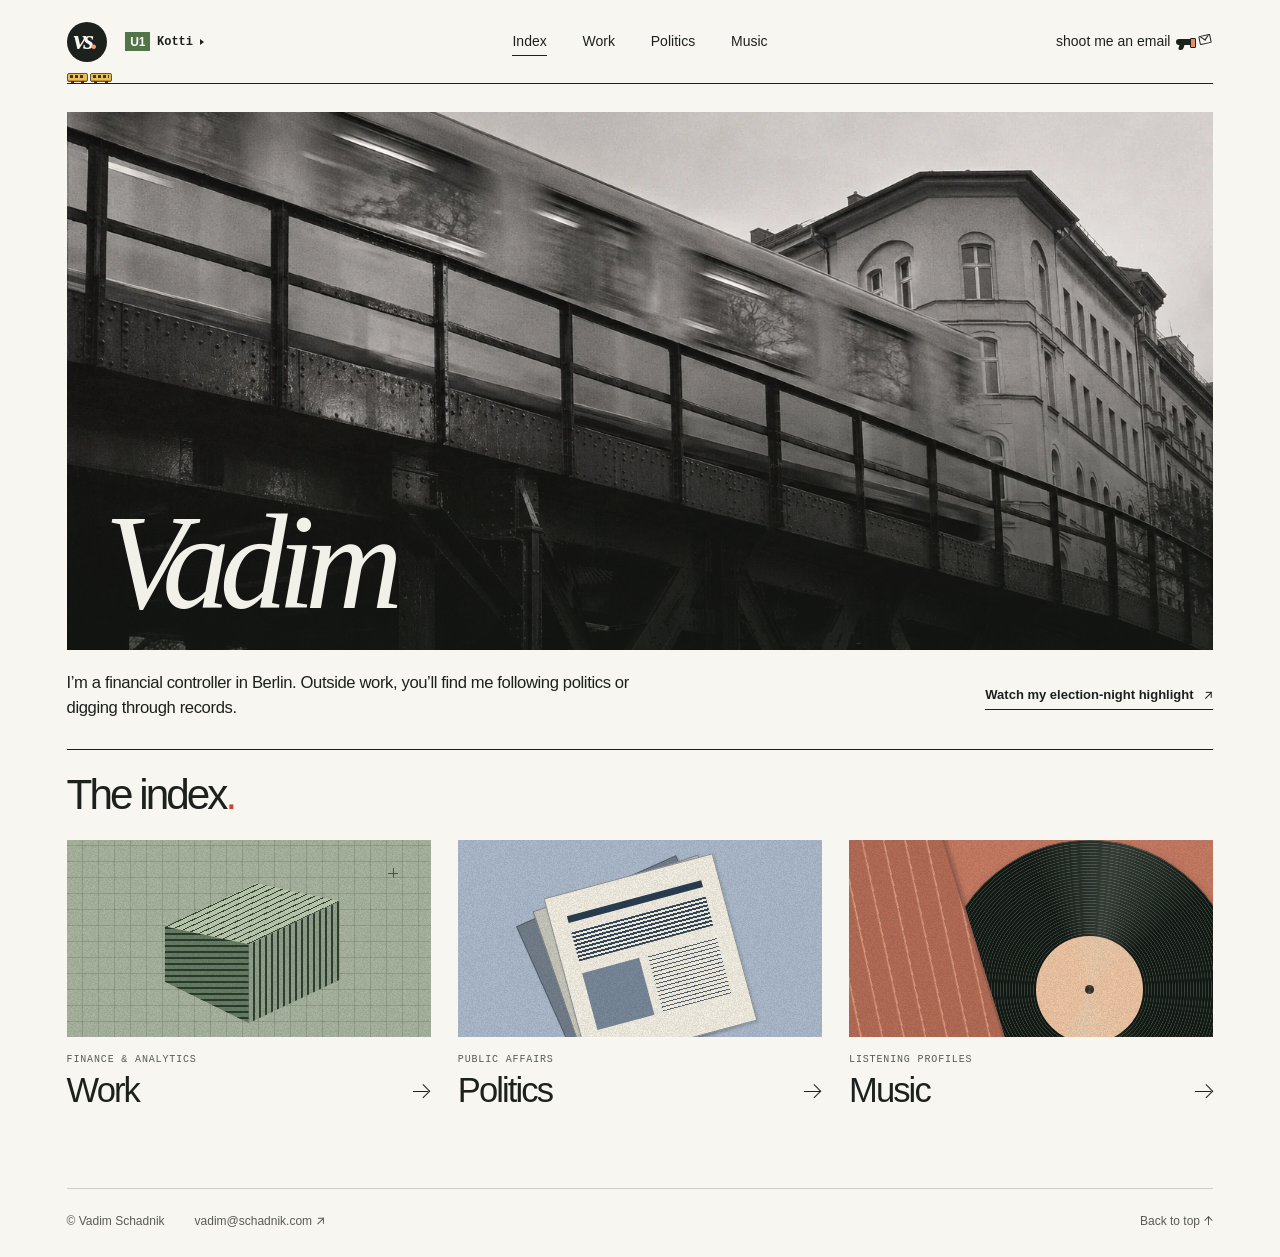
<file: index.html>
<!doctype html>
<html lang="en"><head>
<meta charset="utf-8">
<meta name="viewport" content="width=device-width, initial-scale=1">
<title>Vadim Schadnik — Berlin</title>
<meta name="description" content="Vadim Schadnik, a financial controller in Berlin. Work, politics and music profiles.">
<meta name="referrer" content="no-referrer">
<meta http-equiv="Content-Security-Policy" content="default-src 'none'; img-src 'self'; style-src 'self'; base-uri 'none'; form-action 'none'; object-src 'none'; script-src 'self'">
<meta name="theme-color" content="#f6f5f0">
<meta property="og:title" content="Vadim Schadnik — Berlin">
<meta property="og:description" content="Vadim Schadnik, a financial controller in Berlin. Work, politics and music profiles.">
<meta property="og:type" content="website">
<link rel="icon" href="./assets/mark.png">
<link rel="stylesheet" href="./assets/site.css"><script src="./assets/station.js" defer></script>
</head>
<body id="top" class="page-home"><a class="skip" href="#main">Skip to content</a>
<div class="shell">
<header><div class="brand-group"><a class="brand" href="./" aria-label="Vadim Schadnik, home"><span class="monogram" aria-hidden="true">vs<i>.</i></span></a>
  <button class="station-switch" type="button" aria-label="Kottbusser Tor. Send the U1 to Görlitzer Bahnhof" title="Send the U1 to Görlitzer Bahnhof" hidden>
    <span class="line-number" aria-hidden="true">U1</span>
    <span class="station-name" aria-hidden="true">Kotti</span>
    <span class="station-direction" aria-hidden="true"></span>
  </button>
</div>
<nav aria-label="Main navigation"><a href="./" aria-current="page">Index</a><a href="./work/">Work</a><a href="./politics/">Politics</a><a href="./music/">Music</a></nav><a class="contact-top" href="mailto:vadim@schadnik.com">shoot me an email <span class="mail-animation" aria-hidden="true"><i class="mail-launcher"></i><i class="mail-envelope"></i></span></a>
<div class="rail" aria-hidden="true"><div class="train"><i></i><i></i></div></div></header>
<main id="main">
<section class="cover" aria-labelledby="name">
  <img src="./assets/berlin.webp" srcset="./assets/berlin-small.webp 720w, ./assets/berlin.webp 1536w" sizes="(max-width: 630px) 100vw, (max-width: 1384px) 90vw, 1240px" width="1536" height="1024" fetchpriority="high" alt="A monochrome impression of a Berlin train crossing a steel viaduct">
  <h1 id="name">Vadim</h1>
</section>
<div class="cover-intro"><p>I’m a financial controller in Berlin. Outside work, you’ll find me following politics or digging through records.</p>
<a class="highlight-link" href="./politics/#election-night">Watch my election-night highlight <span class="arr arrow-ne" aria-hidden="true"></span></a></div>
<section class="index-section" id="index" aria-labelledby="index-title"><div class="index-head">
<h2 id="index-title">The index<span>.</span></h2></div><div class="entries"><a class="entry" href="./work/"><div class="art art-work" aria-hidden="true"><div class="grid-sheet"></div><div class="iso left-face"></div><div class="iso right-face"></div><div class="iso top-face"></div><div class="art-cross"></div></div><div class="entry-meta">Finance &amp; analytics</div><div class="entry-title">Work <span class="arr arrow-east" aria-hidden="true"></span></div></a><a class="entry" href="./politics/"><div class="art art-politics" aria-hidden="true"><div class="sheaf sheet-back"></div><div class="sheaf sheet-mid"></div><div class="sheaf sheet-front"><i></i><b></b><em></em><small></small></div></div><div class="entry-meta">Public affairs</div><div class="entry-title">Politics <span class="arr arrow-east" aria-hidden="true"></span></div></a><a class="entry" href="./music/"><div class="art art-music" aria-hidden="true"><div class="record"><div class="label"><i></i></div></div><div class="sleeve"></div></div><div class="entry-meta">Listening profiles</div><div class="entry-title">Music <span class="arr arrow-east" aria-hidden="true"></span></div></a></div></section>
</main>
<footer><span>© Vadim Schadnik</span><a href="mailto:vadim@schadnik.com">vadim@schadnik.com <span class="arr arrow-ne" aria-hidden="true"></span></a><a href="#top">Back to top <span class="arr arrow-up" aria-hidden="true"></span></a></footer></div></body></html>
</file>
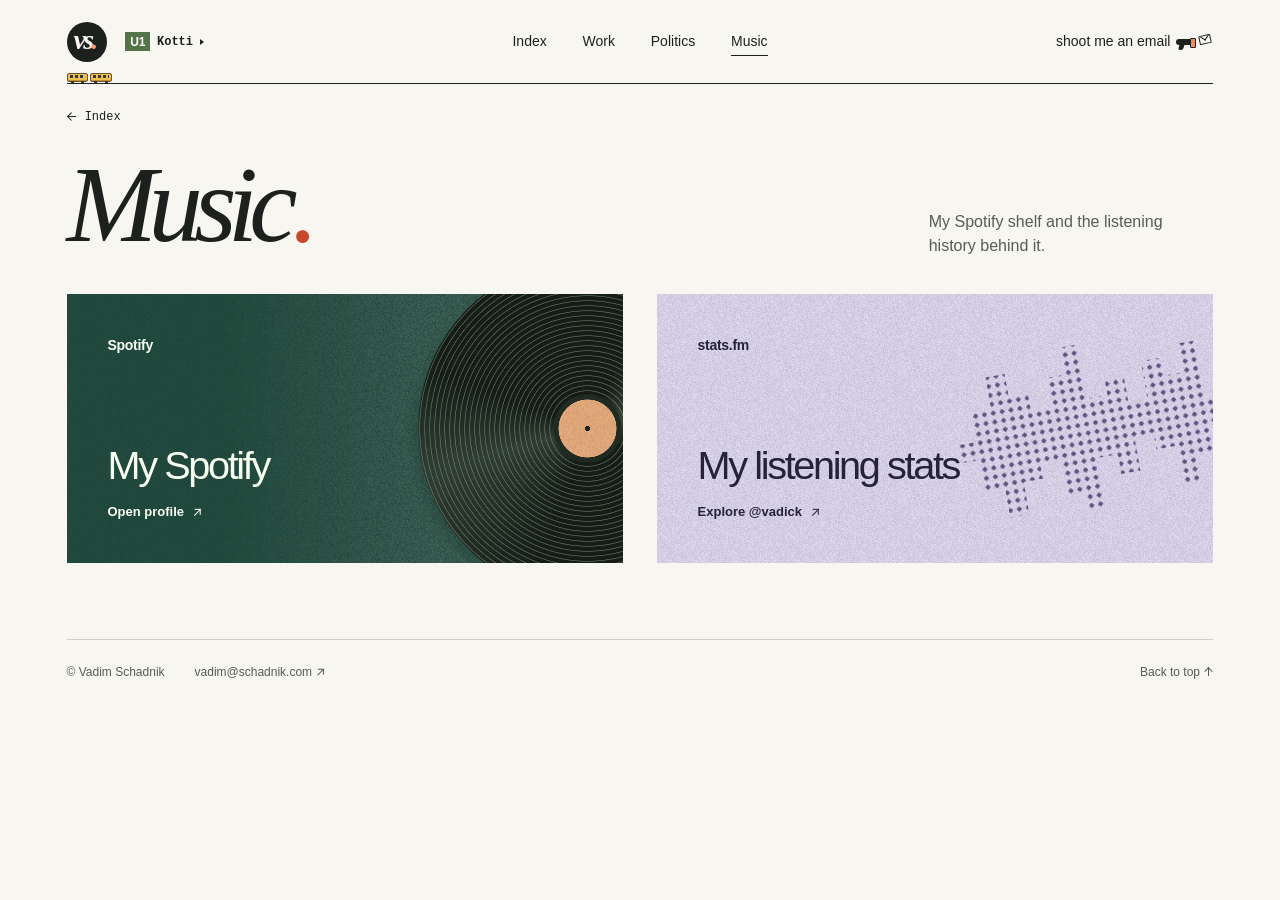
<file: music/index.html>
<!doctype html>
<html lang="en"><head>
<meta charset="utf-8">
<meta name="viewport" content="width=device-width, initial-scale=1">
<title>Music — Vadim Schadnik</title>
<meta name="description" content="Vadim’s Spotify and stats.fm profiles.">
<meta name="referrer" content="no-referrer">
<meta http-equiv="Content-Security-Policy" content="default-src 'none'; img-src 'self'; style-src 'self'; base-uri 'none'; form-action 'none'; object-src 'none'; script-src 'self'">
<meta name="theme-color" content="#f6f5f0">
<meta property="og:title" content="Music — Vadim Schadnik">
<meta property="og:description" content="Vadim’s Spotify and stats.fm profiles.">
<meta property="og:type" content="website">
<link rel="icon" href="../assets/mark.png">
<link rel="stylesheet" href="../assets/site.css"><script src="../assets/station.js" defer></script>
</head>
<body id="top" class="page-music"><a class="skip" href="#main">Skip to content</a>
<div class="shell">
<header><div class="brand-group"><a class="brand" href="../" aria-label="Vadim Schadnik, home"><span class="monogram" aria-hidden="true">vs<i>.</i></span></a>
  <button class="station-switch" type="button" aria-label="Kottbusser Tor. Send the U1 to Görlitzer Bahnhof" title="Send the U1 to Görlitzer Bahnhof" hidden>
    <span class="line-number" aria-hidden="true">U1</span>
    <span class="station-name" aria-hidden="true">Kotti</span>
    <span class="station-direction" aria-hidden="true"></span>
  </button>
</div>
<nav aria-label="Main navigation"><a href="../">Index</a><a href="../work/">Work</a><a href="../politics/">Politics</a><a href="../music/" aria-current="page">Music</a></nav><a class="contact-top" href="mailto:vadim@schadnik.com">shoot me an email <span class="mail-animation" aria-hidden="true"><i class="mail-launcher"></i><i class="mail-envelope"></i></span></a>
<div class="rail" aria-hidden="true"><div class="train"><i></i><i></i></div></div></header>
<main id="main">
<div class="crumb"><a href="../"><span class="arr arrow-west" aria-hidden="true"></span> Index</a></div><div class="section-intro"><h1>Music<i class="stop">.</i></h1><p>My Spotify shelf and the listening history behind it.</p></div><section class="profile-pair" aria-label="My music profiles">
<a class="profile profile-spotify" href="https://open.spotify.com/user/kawa777aue">
  <span class="profile-art" aria-hidden="true"><i class="pressing"></i><i class="sleeve-strip"></i></span>
  <span class="profile-info"><span class="profile-service">Spotify</span><strong>My Spotify</strong><span class="profile-action">Open profile <span class="arr arrow-ne" aria-hidden="true"></span></span></span>
</a>
<a class="profile profile-statsfm" href="https://stats.fm/vadick">
  <span class="profile-art" aria-hidden="true"><i class="meter"></i></span>
  <span class="profile-info"><span class="profile-service">stats.fm</span><strong>My listening stats</strong><span class="profile-action">Explore @vadick <span class="arr arrow-ne" aria-hidden="true"></span></span></span>
</a>
</section>
</main>
<footer><span>© Vadim Schadnik</span><a href="mailto:vadim@schadnik.com">vadim@schadnik.com <span class="arr arrow-ne" aria-hidden="true"></span></a><a href="#top">Back to top <span class="arr arrow-up" aria-hidden="true"></span></a></footer></div></body></html>
</file>
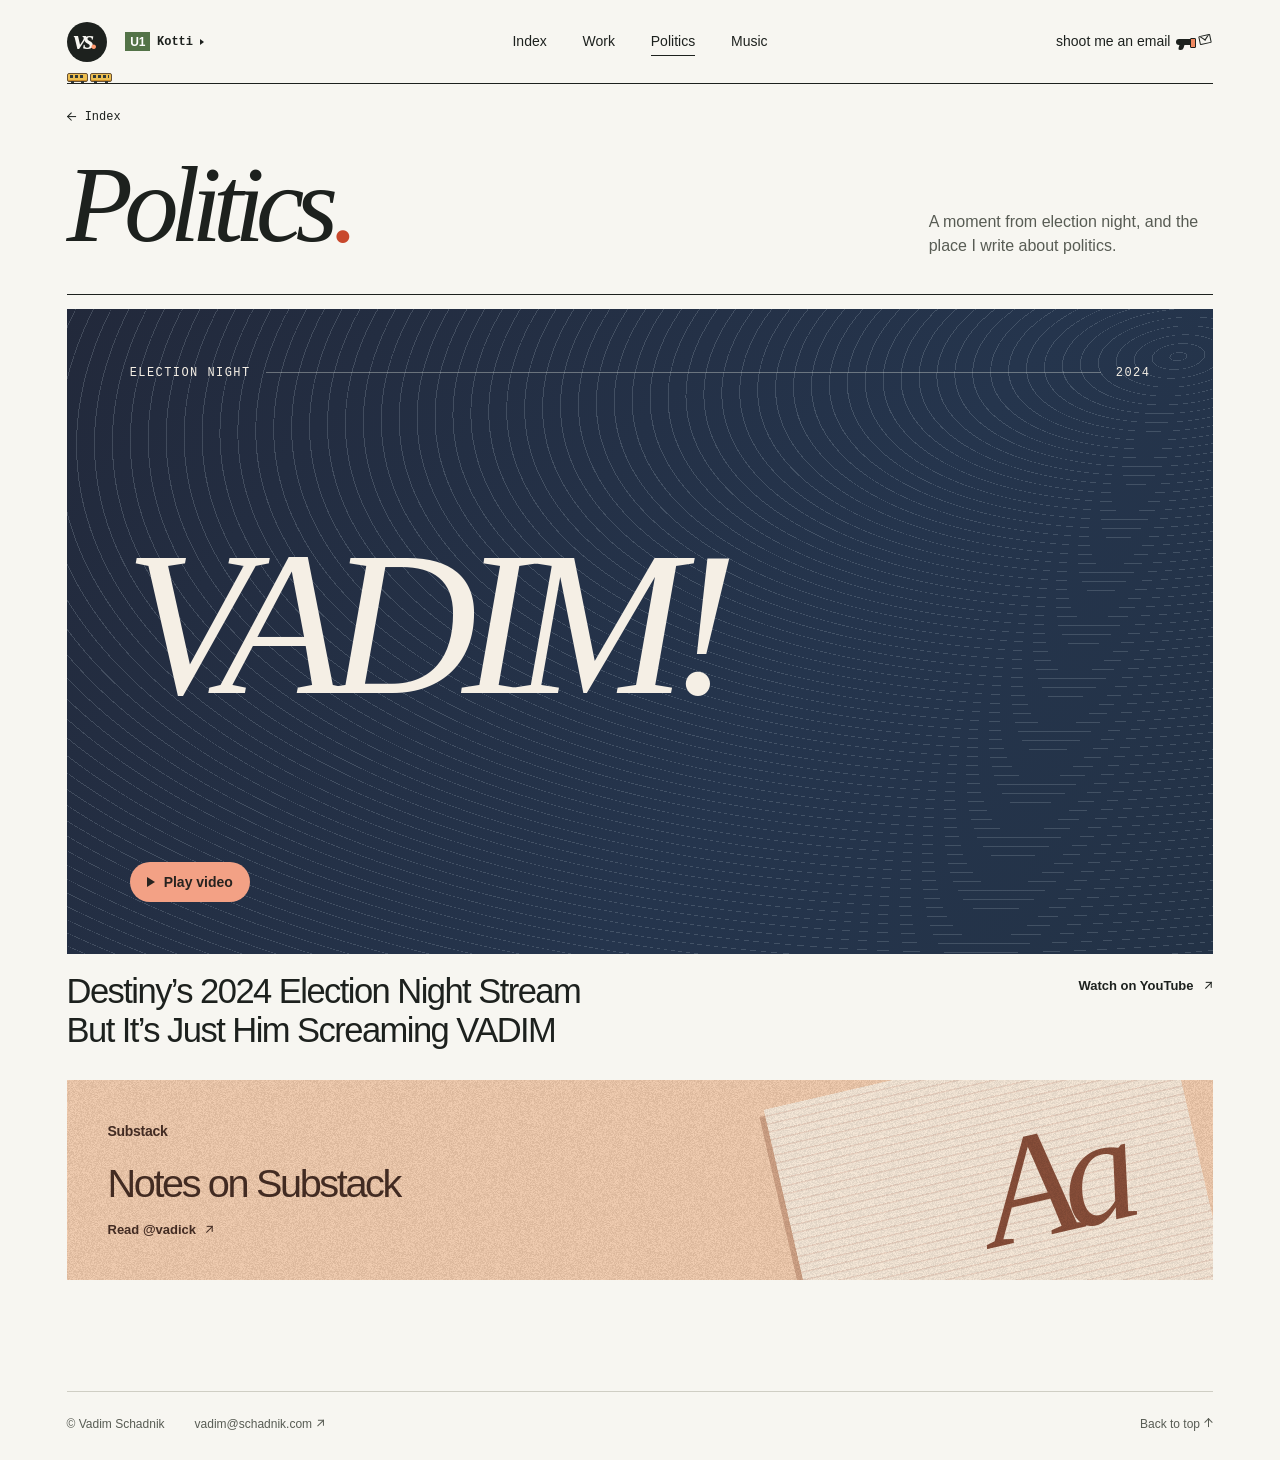
<file: politics/index.html>
<!doctype html>
<html lang="en"><head>
<meta charset="utf-8">
<meta name="viewport" content="width=device-width, initial-scale=1">
<title>Politics — Vadim Schadnik</title>
<meta name="description" content="Vadim’s election-night video and Substack profile.">
<meta name="referrer" content="no-referrer">
<meta http-equiv="Content-Security-Policy" content="default-src 'none'; img-src 'self'; style-src 'self'; base-uri 'none'; form-action 'none'; object-src 'none'; script-src 'self'; frame-src https://www.youtube-nocookie.com">
<meta name="theme-color" content="#f6f5f0">
<meta property="og:title" content="Politics — Vadim Schadnik">
<meta property="og:description" content="Vadim’s election-night video and Substack profile.">
<meta property="og:type" content="website">
<link rel="icon" href="../assets/mark.png">
<link rel="stylesheet" href="../assets/site.css">
<script src="../assets/video.js" defer></script>
<script src="../assets/station.js" defer></script>
</head>
<body id="top" class="page-politics"><a class="skip" href="#main">Skip to content</a>
<div class="shell">
<header><div class="brand-group"><a class="brand" href="../" aria-label="Vadim Schadnik, home"><span class="monogram" aria-hidden="true">vs<i>.</i></span></a>
  <button class="station-switch" type="button" aria-label="Kottbusser Tor. Send the U1 to Görlitzer Bahnhof" title="Send the U1 to Görlitzer Bahnhof" hidden>
    <span class="line-number" aria-hidden="true">U1</span>
    <span class="station-name" aria-hidden="true">Kotti</span>
    <span class="station-direction" aria-hidden="true"></span>
  </button>
</div>
<nav aria-label="Main navigation"><a href="../">Index</a><a href="../work/">Work</a><a href="../politics/" aria-current="page">Politics</a><a href="../music/">Music</a></nav><a class="contact-top" href="mailto:vadim@schadnik.com">shoot me an email <span class="mail-animation" aria-hidden="true"><i class="mail-launcher"></i><i class="mail-envelope"></i></span></a>
<div class="rail" aria-hidden="true"><div class="train"><i></i><i></i></div></div></header>
<main id="main">
<div class="crumb"><a href="../"><span class="arr arrow-west" aria-hidden="true"></span> Index</a></div><div class="section-intro"><h1>Politics<i class="stop">.</i></h1><p>A moment from election night, and the place I write about politics.</p></div><section class="film" id="election-night" aria-labelledby="film-title">
  <div class="film-stage"><a class="film-poster" id="play-film" href="https://www.youtube.com/watch?v=l4XDV3Oilhw" aria-label="Play Destiny’s 2024 Election Night Stream But It’s Just Him Screaming VADIM">
    <span class="poster-top" aria-hidden="true">Election night <i></i> 2024</span>
    <span class="poster-name" aria-hidden="true">VADIM!</span>
    <span class="play-chip"><i aria-hidden="true"></i> Play video</span>
  </a></div>
  <div class="film-credit"><h2 id="film-title">Destiny’s 2024 Election Night Stream But It’s Just Him Screaming VADIM</h2><a href="https://www.youtube.com/watch?v=l4XDV3Oilhw">Watch on YouTube <span class="arr arrow-ne" aria-hidden="true"></span></a></div>
</section><div class="substack-row"><a class="profile profile-substack" href="https://substack.com/@vadick">
  <span class="profile-art" aria-hidden="true"><i class="paper-leaf"></i><i class="paper-type">Aa</i></span>
  <span class="profile-info"><span class="profile-service">Substack</span><strong>Notes on Substack</strong><span class="profile-action">Read @vadick <span class="arr arrow-ne" aria-hidden="true"></span></span></span>
</a></div>
</main>
<footer><span>© Vadim Schadnik</span><a href="mailto:vadim@schadnik.com">vadim@schadnik.com <span class="arr arrow-ne" aria-hidden="true"></span></a><a href="#top">Back to top <span class="arr arrow-up" aria-hidden="true"></span></a></footer></div></body></html>
</file>
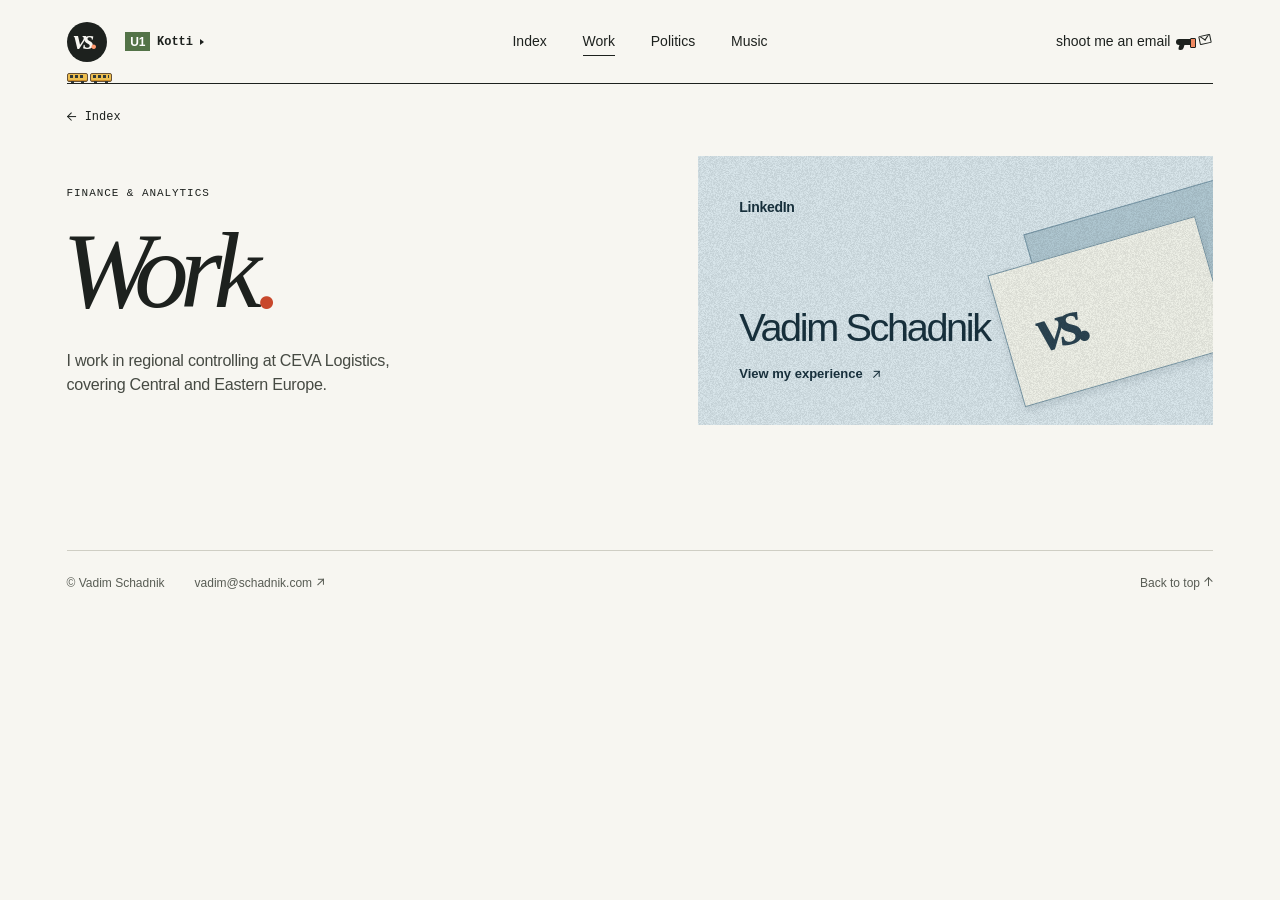
<file: work/index.html>
<!doctype html>
<html lang="en"><head>
<meta charset="utf-8">
<meta name="viewport" content="width=device-width, initial-scale=1">
<title>Work — Vadim Schadnik</title>
<meta name="description" content="Vadim Schadnik’s work at CEVA Logistics and his LinkedIn profile.">
<meta name="referrer" content="no-referrer">
<meta http-equiv="Content-Security-Policy" content="default-src 'none'; img-src 'self'; style-src 'self'; base-uri 'none'; form-action 'none'; object-src 'none'; script-src 'self'">
<meta name="theme-color" content="#f6f5f0">
<meta property="og:title" content="Work — Vadim Schadnik">
<meta property="og:description" content="Vadim Schadnik’s work at CEVA Logistics and his LinkedIn profile.">
<meta property="og:type" content="website">
<link rel="icon" href="../assets/mark.png">
<link rel="stylesheet" href="../assets/site.css"><script src="../assets/station.js" defer></script>
</head>
<body id="top" class="page-work"><a class="skip" href="#main">Skip to content</a>
<div class="shell">
<header><div class="brand-group"><a class="brand" href="../" aria-label="Vadim Schadnik, home"><span class="monogram" aria-hidden="true">vs<i>.</i></span></a>
  <button class="station-switch" type="button" aria-label="Kottbusser Tor. Send the U1 to Görlitzer Bahnhof" title="Send the U1 to Görlitzer Bahnhof" hidden>
    <span class="line-number" aria-hidden="true">U1</span>
    <span class="station-name" aria-hidden="true">Kotti</span>
    <span class="station-direction" aria-hidden="true"></span>
  </button>
</div>
<nav aria-label="Main navigation"><a href="../">Index</a><a href="../work/" aria-current="page">Work</a><a href="../politics/">Politics</a><a href="../music/">Music</a></nav><a class="contact-top" href="mailto:vadim@schadnik.com">shoot me an email <span class="mail-animation" aria-hidden="true"><i class="mail-launcher"></i><i class="mail-envelope"></i></span></a>
<div class="rail" aria-hidden="true"><div class="train"><i></i><i></i></div></div></header>
<main id="main">
<div class="crumb"><a href="../"><span class="arr arrow-west" aria-hidden="true"></span> Index</a></div><section class="topic-hero"><div><div class="eyebrow">Finance &amp; analytics</div>
<h1>Work<i class="stop">.</i></h1>
<p>I work in regional controlling at CEVA Logistics, covering Central and Eastern Europe.</p></div><a class="profile profile-linkedin" href="https://www.linkedin.com/in/vadim-schadnik-8a1a761a6/">
  <span class="profile-art" aria-hidden="true"><i class="business-card back"></i><i class="business-card front">vs.</i></span>
  <span class="profile-info"><span class="profile-service">LinkedIn</span><strong>Vadim Schadnik</strong><span class="profile-action">View my experience <span class="arr arrow-ne" aria-hidden="true"></span></span></span>
</a></section>
</main>
<footer><span>© Vadim Schadnik</span><a href="mailto:vadim@schadnik.com">vadim@schadnik.com <span class="arr arrow-ne" aria-hidden="true"></span></a><a href="#top">Back to top <span class="arr arrow-up" aria-hidden="true"></span></a></footer></div></body></html>
</file>
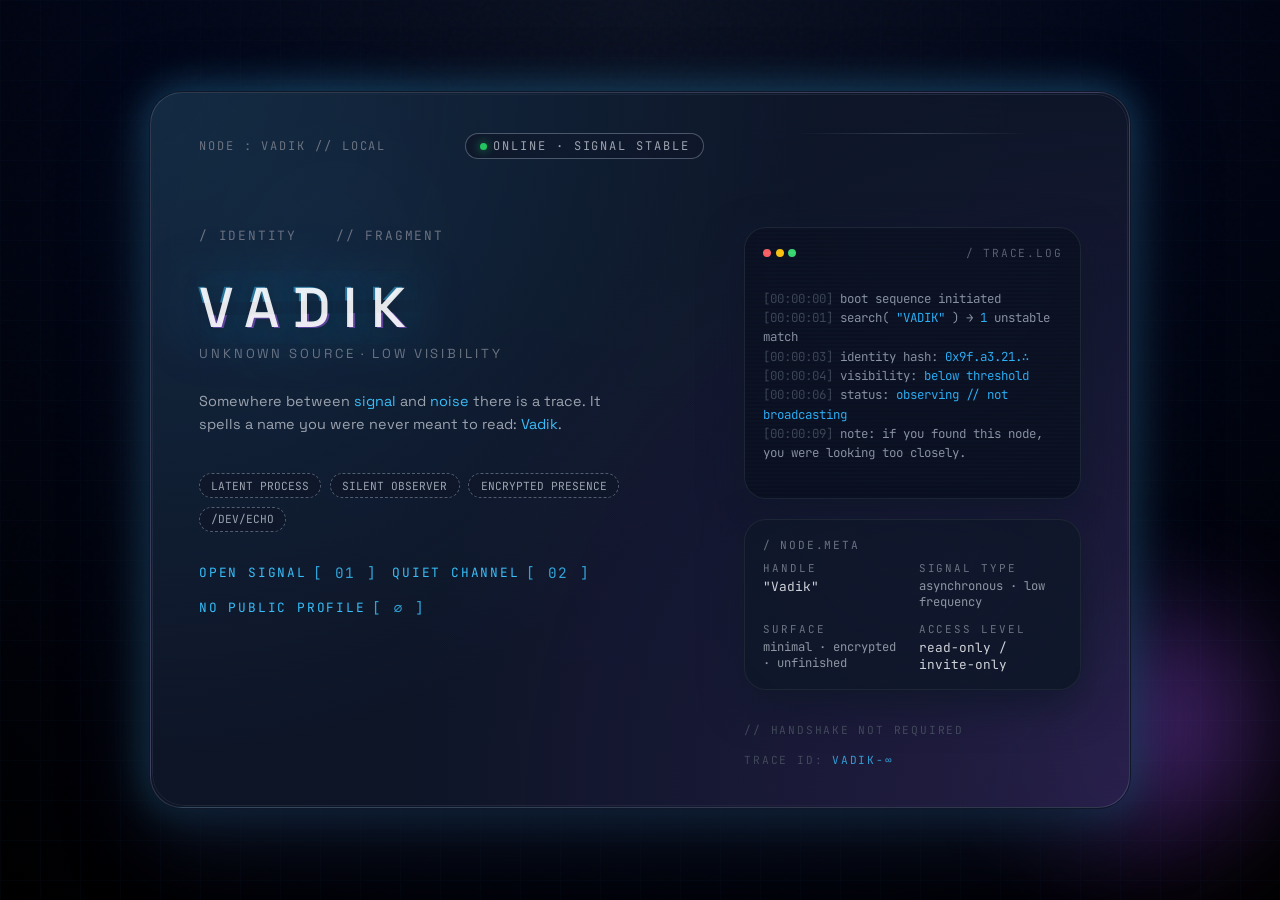
<file: test1.html>
<!DOCTYPE html>
<html lang="en">
<head>
  <meta charset="UTF-8" />
  <title>Vadik // Signal</title>
  <meta name="viewport" content="width=device-width, initial-scale=1.0" />

  <!-- Futuristic fonts -->
  <link rel="preconnect" href="https://fonts.googleapis.com">
  <link rel="preconnect" href="https://fonts.gstatic.com" crossorigin>
  <link
    href="https://fonts.googleapis.com/css2?family=Space+Grotesk:wght@300;400;500;700&family=JetBrains+Mono:wght@300;400;500&display=swap"
    rel="stylesheet">

  <style>
    :root {
      --bg: #020617;
      --bg-alt: #020617;
      --accent: #38bdf8;
      --accent-soft: rgba(56, 189, 248, 0.25);
      --accent-2: #a855f7;
      --text-main: #e5e7eb;
      --text-dim: #6b7280;
      --card-bg: rgba(15, 23, 42, 0.7);
      --border-soft: rgba(148, 163, 184, 0.25);
      --glow: 0 0 40px rgba(56, 189, 248, 0.45);
    }

    * {
      box-sizing: border-box;
      margin: 0;
      padding: 0;
    }

    html, body {
      height: 100%;
      width: 100%;
      background: radial-gradient(circle at top, #0b1120 0, #020617 45%, #000 100%);
      color: var(--text-main);
      font-family: "Space Grotesk", system-ui, -apple-system, BlinkMacSystemFont, "Segoe UI", sans-serif;
      overflow-x: hidden;
    }

    body {
      display: flex;
      align-items: center;
      justify-content: center;
      padding: 1.5rem;
      position: relative;
      isolation: isolate;
    }

    /* Background grid + noise  */
    .grid-overlay {
      position: fixed;
      inset: 0;
      background-image:
        linear-gradient(rgba(15, 23, 42, 0.7) 1px, transparent 1px),
        linear-gradient(90deg, rgba(15, 23, 42, 0.7) 1px, transparent 1px);
      background-size: 40px 40px;
      opacity: 0.25;
      pointer-events: none;
      z-index: -2;
    }

    .noise {
      position: fixed;
      inset: -20px;
      background-image: url("data:image/svg+xml,%3Csvg viewBox='0 0 160 160' xmlns='http://www.w3.org/2000/svg'%3E%3Cfilter id='n'%3E%3CfeTurbulence type='fractalNoise' baseFrequency='1.2' numOctaves='2' stitchTiles='noStitch'/%3E%3C/filter%3E%3Crect width='100%25' height='100%25' filter='url(%23n)' opacity='0.18'/%3E%3C/svg%3E");
      mix-blend-mode: soft-light;
      pointer-events: none;
      z-index: -1;
    }

    .orb {
      position: fixed;
      border-radius: 999px;
      filter: blur(50px);
      opacity: 0.6;
      pointer-events: none;
      z-index: -1;
    }

    .orb--cyan {
      width: 340px;
      height: 340px;
      background: radial-gradient(circle, rgba(56, 189, 248, 0.9), transparent 55%);
      top: 8%;
      left: 12%;
      animation: float 18s ease-in-out infinite alternate;
    }

    .orb--violet {
      width: 420px;
      height: 420px;
      background: radial-gradient(circle, rgba(168, 85, 247, 0.9), transparent 55%);
      bottom: -4%;
      right: -6%;
      animation: float 26s ease-in-out infinite alternate-reverse;
    }

    @keyframes float {
      0% { transform: translate3d(0, 0, 0); }
      100% { transform: translate3d(40px, -40px, 0); }
    }

    /* Card */
    .shell {
      max-width: 980px;
      width: 100%;
    }

    .card {
      position: relative;
      border-radius: 32px;
      padding: 2.5rem clamp(2rem, 4vw, 3rem);
      background: radial-gradient(circle at top left, rgba(56, 189, 248, 0.13), transparent 55%),
                  radial-gradient(circle at bottom right, rgba(168, 85, 247, 0.15), transparent 60%),
                  linear-gradient(to bottom right, rgba(15, 23, 42, 0.92), rgba(15, 23, 42, 0.88));
      border: 1px solid var(--border-soft);
      box-shadow:
        0 0 0 1px rgba(15, 23, 42, 1),
        0 30px 80px rgba(15, 23, 42, 0.95),
        var(--glow);
      backdrop-filter: blur(26px);
      display: grid;
      grid-template-columns: minmax(0, 3fr) minmax(0, 2fr);
      gap: 2.5rem;
      overflow: hidden;
    }

    @media (max-width: 840px) {
      .card {
        grid-template-columns: minmax(0, 1fr);
        padding: 2rem 1.6rem 2.3rem;
      }
    }

    .card::before {
      content: "";
      position: absolute;
      inset: 1px;
      border-radius: inherit;
      border: 1px solid rgba(148, 163, 184, 0.18);
      mask: linear-gradient(to bottom right, transparent 0%, black 38%, black 65%, transparent 95%);
      opacity: 0.7;
      pointer-events: none;
    }

    .card__header {
      display: flex;
      align-items: center;
      justify-content: space-between;
      margin-bottom: 1.75rem;
      font-family: "JetBrains Mono", monospace;
      font-size: 0.75rem;
      letter-spacing: 0.16em;
      text-transform: uppercase;
      color: var(--text-dim);
    }

    .badge-pill {
      padding: 0.24rem 0.85rem;
      border-radius: 999px;
      border: 1px solid rgba(148, 163, 184, 0.45);
      background: radial-gradient(circle at top, rgba(15, 23, 42, 0.4), rgba(15, 23, 42, 0.85));
      display: inline-flex;
      align-items: center;
      gap: 0.4rem;
      color: #9ca3af;
    }

    .badge-dot {
      width: 7px;
      height: 7px;
      border-radius: 999px;
      background: #22c55e;
      box-shadow: 0 0 10px rgba(34, 197, 94, 0.8);
    }

    .divider {
      height: 1px;
      width: 100%;
      background: radial-gradient(circle, rgba(148, 163, 184, 0.5), transparent 70%);
      opacity: 0.6;
      margin-bottom: 1.5rem;
    }

    /* Left side: main identity */
    .left {
      display: flex;
      flex-direction: column;
      gap: 1.75rem;
      position: relative;
      z-index: 1;
    }

    .tagline {
      font-family: "JetBrains Mono", monospace;
      font-size: 0.8rem;
      text-transform: uppercase;
      letter-spacing: 0.14em;
      color: var(--text-dim);
    }

    .name-glitch {
      position: relative;
      display: inline-flex;
      flex-direction: column;
      gap: 0.1rem;
    }

    .name-glitch-main {
      font-size: clamp(2.6rem, 5vw, 3.5rem);
      font-weight: 500;
      letter-spacing: 0.24em;
      text-transform: uppercase;
      text-shadow:
        0 0 18px rgba(15, 23, 42, 0.9),
        0 0 60px rgba(56, 189, 248, 0.6);
    }

    .name-glitch-main span {
      position: relative;
      display: inline-block;
    }

    .name-glitch-main span::before,
    .name-glitch-main span::after {
      content: attr(data-text);
      position: absolute;
      top: 0;
      left: 0;
      opacity: 0.5;
      pointer-events: none;
      mix-blend-mode: screen;
    }

    .name-glitch-main span::before {
      transform: translate3d(-2px, -1px, 0);
      color: var(--accent);
      clip-path: polygon(0 0, 100% 0, 100% 40%, 0 45%);
      animation: glitch1 4s infinite ease-in-out alternate;
    }

    .name-glitch-main span::after {
      transform: translate3d(2px, 1px, 0);
      color: var(--accent-2);
      clip-path: polygon(0 60%, 100% 55%, 100% 100%, 0 100%);
      animation: glitch2 3.6s infinite ease-in-out alternate;
    }

    @keyframes glitch1 {
      0% { transform: translate3d(-2px, -1px, 0); }
      20% { transform: translate3d(-3px, 0, 0); }
      40% { transform: translate3d(-1px, 1px, 0); }
      60% { transform: translate3d(-4px, -1px, 0); }
      80% { transform: translate3d(-2px, 1px, 0); }
      100% { transform: translate3d(-3px, 0, 0); }
    }

    @keyframes glitch2 {
      0% { transform: translate3d(2px, 1px, 0); }
      20% { transform: translate3d(3px, 0, 0); }
      40% { transform: translate3d(1px, -1px, 0); }
      60% { transform: translate3d(4px, 1px, 0); }
      80% { transform: translate3d(2px, -1px, 0); }
      100% { transform: translate3d(3px, 0, 0); }
    }

    .name-sub {
      font-size: 0.82rem;
      letter-spacing: 0.22em;
      text-transform: uppercase;
      color: var(--text-dim);
    }

    .whisper {
      font-size: 0.9rem;
      max-width: 420px;
      line-height: 1.6;
      color: #9ca3af;
    }

    .whisper strong {
      color: var(--accent);
      font-weight: 400;
    }

    .chips {
      display: flex;
      flex-wrap: wrap;
      gap: 0.55rem;
      margin-top: 0.6rem;
    }

    .chip {
      font-family: "JetBrains Mono", monospace;
      font-size: 0.7rem;
      text-transform: uppercase;
      padding: 0.28rem 0.7rem;
      border-radius: 999px;
      border: 1px dashed rgba(148, 163, 184, 0.5);
      color: #9ca3af;
      background: radial-gradient(circle at top, rgba(15, 23, 42, 0.75), rgba(15, 23, 42, 0.95));
    }

    .link-row {
      display: flex;
      flex-wrap: wrap;
      gap: 0.9rem;
      margin-top: 0.2rem;
    }

    .ghost-link {
      position: relative;
      display: inline-flex;
      align-items: center;
      gap: 0.4rem;
      font-family: "JetBrains Mono", monospace;
      font-size: 0.8rem;
      text-transform: uppercase;
      letter-spacing: 0.14em;
      color: var(--accent);
      text-decoration: none;
      padding-bottom: 0.12rem;
      overflow: hidden;
    }

    .ghost-link span {
      position: relative;
    }

    .ghost-link::after {
      content: "";
      position: absolute;
      left: 0;
      bottom: 0;
      width: 0%;
      height: 1px;
      background: linear-gradient(90deg, var(--accent), var(--accent-2));
      transition: width 0.32s ease-out;
    }

    .ghost-link:hover::after {
      width: 100%;
    }

    .ghost-link-code {
      font-size: 0.9rem;
      opacity: 0.85;
    }

    /* Right side: terminal-ish mysterious info */
    .right {
      position: relative;
      z-index: 1;
      display: flex;
      flex-direction: column;
      gap: 1.25rem;
      font-family: "JetBrains Mono", monospace;
      font-size: 0.78rem;
      color: #9ca3af;
    }

    .panel {
      border-radius: 22px;
      padding: 1.1rem 1.1rem 1rem;
      background: radial-gradient(circle at top, rgba(15, 23, 42, 0.8), rgba(15, 23, 42, 0.98));
      border: 1px solid rgba(31, 41, 55, 0.9);
      box-shadow: 0 14px 40px rgba(15, 23, 42, 0.9);
      overflow: hidden;
      position: relative;
    }

    .panel-header {
      display: flex;
      align-items: center;
      justify-content: space-between;
      margin-bottom: 0.6rem;
    }

    .panel-dots {
      display: inline-flex;
      gap: 0.3rem;
    }

    .dot {
      width: 8px;
      height: 8px;
      border-radius: 999px;
      background: #4b5563;
    }

    .dot--red { background: #f97373; }
    .dot--yellow { background: #facc15; }
    .dot--green { background: #4ade80; }

    .panel-title {
      font-size: 0.7rem;
      text-transform: uppercase;
      letter-spacing: 0.16em;
      color: #6b7280;
    }

    .code {
      line-height: 1.55;
      white-space: pre-wrap;
      word-break: break-word;
    }

    .code .accent {
      color: var(--accent);
    }

    .code .faint {
      color: #4b5563;
    }

    .scanline {
      position: absolute;
      inset: 0;
      background: repeating-linear-gradient(
        to bottom,
        rgba(15, 23, 42, 0.6) 0,
        rgba(15, 23, 42, 0.6) 2px,
        rgba(15, 23, 42, 0.9) 2px,
        rgba(15, 23, 42, 0.9) 4px
      );
      mix-blend-mode: soft-light;
      opacity: 0.45;
      pointer-events: none;
      animation: scan 9s linear infinite;
    }

    @keyframes scan {
      0% { transform: translateY(-20%); opacity: 0.15; }
      40% { opacity: 0.4; }
      100% { transform: translateY(20%); opacity: 0.1; }
    }

    .meta-grid {
      display: grid;
      grid-template-columns: repeat(2, minmax(0, 1fr));
      gap: 0.75rem;
      margin-top: 0.6rem;
    }

    .meta-label {
      font-size: 0.68rem;
      letter-spacing: 0.18em;
      text-transform: uppercase;
      color: #6b7280;
      margin-bottom: 0.18rem;
    }

    .meta-value {
      font-size: 0.8rem;
      color: #e5e7eb;
      opacity: 0.9;
    }

    .meta-value--muted {
      color: #9ca3af;
      font-size: 0.76rem;
    }

    .footer {
      margin-top: 0.8rem;
      font-family: "JetBrains Mono", monospace;
      font-size: 0.7rem;
      text-transform: uppercase;
      letter-spacing: 0.16em;
      color: #4b5563;
      display: flex;
      justify-content: space-between;
      gap: 1rem;
      flex-wrap: wrap;
    }

    .footer span {
      opacity: 0.8;
    }

    .footer span strong {
      color: var(--accent);
      font-weight: 400;
    }
  </style>
</head>
<body>
  <div class="grid-overlay"></div>
  <div class="noise"></div>
  <div class="orb orb--cyan"></div>
  <div class="orb orb--violet"></div>

  <main class="shell">
    <section class="card" aria-label="Vadik cryptic landing page">
      <header class="card__header">
        <div>NODE&nbsp;:&nbsp;VADIK // LOCAL</div>
        <div class="badge-pill">
          <span class="badge-dot"></span>
          ONLINE · SIGNAL STABLE
        </div>
      </header>

      <div class="divider"></div>

      <!-- LEFT SIDE -->
      <div class="left">
        <p class="tagline">/ identity&nbsp;&nbsp;&nbsp; // fragment</p>

        <div class="name-glitch">
          <div class="name-glitch-main" aria-label="Vadik">
            <span data-text="VADIK">VADIK</span>
          </div>
          <div class="name-sub">
            UNKNOWN SOURCE · LOW VISIBILITY
          </div>
        </div>

        <p class="whisper">
          Somewhere between <strong>signal</strong> and <strong>noise</strong> there is a trace.
          It spells a name you were never meant to read: <strong>Vadik</strong>.
        </p>

        <div class="chips">
          <span class="chip">latent process</span>
          <span class="chip">silent observer</span>
          <span class="chip">encrypted presence</span>
          <span class="chip">/dev/echo</span>
        </div>

        <div class="link-row">
          <!-- Replace href with your real links later -->
          <a href="#" class="ghost-link">
            <span>open&nbsp;signal</span>
            <span class="ghost-link-code">[ 01 ]</span>
          </a>
          <a href="#" class="ghost-link">
            <span>quiet&nbsp;channel</span>
            <span class="ghost-link-code">[ 02 ]</span>
          </a>
          <a href="#" class="ghost-link">
            <span>no&nbsp;public&nbsp;profile</span>
            <span class="ghost-link-code">[ ∅ ]</span>
          </a>
        </div>
      </div>

      <!-- RIGHT SIDE -->
      <aside class="right" aria-label="Mysterious metadata">
        <div class="panel">
          <div class="panel-header">
            <div class="panel-dots">
              <span class="dot dot--red"></span>
              <span class="dot dot--yellow"></span>
              <span class="dot dot--green"></span>
            </div>
            <div class="panel-title">/ trace.log</div>
          </div>

          <div class="code">
<span class="faint">[00:00:00]</span> boot sequence initiated
<span class="faint">[00:00:01]</span> search(&nbsp;<span class="accent">"VADIK"</span>&nbsp;) → <span class="accent">1</span> unstable match
<span class="faint">[00:00:03]</span> identity hash: <span class="accent">0x9f.a3.21.∴</span>
<span class="faint">[00:00:04]</span> visibility: <span class="accent">below threshold</span>
<span class="faint">[00:00:06]</span> status: <span class="accent">observing // not broadcasting</span>
<span class="faint">[00:00:09]</span> note: if you found this node, you were looking too closely.
          </div>

          <div class="scanline"></div>
        </div>

        <div class="panel">
          <div class="panel-header">
            <div class="panel-title">/ node.meta</div>
          </div>

          <div class="meta-grid">
            <div>
              <div class="meta-label">handle</div>
              <div class="meta-value">"Vadik"</div>
            </div>
            <div>
              <div class="meta-label">signal type</div>
              <div class="meta-value meta-value--muted">asynchronous · low frequency</div>
            </div>
            <div>
              <div class="meta-label">surface</div>
              <div class="meta-value meta-value--muted">minimal · encrypted · unfinished</div>
            </div>
            <div>
              <div class="meta-label">access level</div>
              <div class="meta-value">read-only / invite-only</div>
            </div>
          </div>
        </div>

        <div class="footer">
          <span>// handshake not required</span>
          <span>trace id: <strong>vadik-∞</strong></span>
        </div>
      </aside>
    </section>
  </main>
</body>
</html>
</file>
<file: assets/site.css>
:root {
  color-scheme: light;
  --paper: #f7f6f1;
  --ink: #1d211e;
  --faint: #585c54;
  --line: #cfcec4;
  --accent: #c8482c;
  --serif: Georgia, "Times New Roman", serif;
  --sans: "Helvetica Neue", Helvetica, Arial, sans-serif;
  --mono: "SFMono-Regular", Consolas, "Liberation Mono", monospace;
}
* { box-sizing: border-box; }
html { scroll-behavior: smooth; scroll-padding-top: 20px; }
body { margin: 0; background: var(--paper); color: var(--ink); font: 16px/1.5 var(--sans); }
::selection { color: #fff; background: #924334; }
a { color: inherit; text-decoration: none; }
a:focus-visible, summary:focus-visible { outline: 3px solid #a93c20; outline-offset: 5px; }
.shell { width: min(1384px, 100%); padding-inline: clamp(24px, 5.2vw, 78px); margin-inline: auto; }
header { min-height: 84px; border-bottom: 1px solid var(--ink); display: grid; align-items: center; grid-template-columns: 1fr auto 1fr; gap: 20px; }
.brand { display: inline-flex; gap: 13px; align-items: center; justify-self: start; white-space: nowrap; }
.monogram { display: inline-flex; align-items: baseline; justify-content: center; width: 40px; height: 40px; border-radius: 50%; background: var(--ink); color: var(--paper); font: bold italic 28px/36px var(--serif); letter-spacing: -.1em; padding-right: 4px; }
.monogram i { color: #ff9a70; }
nav { display: flex; align-items: center; gap: clamp(18px, 2.8vw, 44px); font-size: 14px; }
nav a { position: relative; padding-block: 7px; }
nav a::after { position: absolute; content: ""; height: 1px; background: currentColor; left: 0; right: 0; bottom: 3px; transform: scaleX(0); transform-origin: left; transition: transform .18s ease; }
nav a:hover::after, nav a[aria-current]::after { transform: scaleX(1); }
.contact-top { justify-self: end; display: inline-flex; gap: 9px; align-items: center; font-size: 14px; }
.arr { display: inline-block; width: .84em; height: .84em; position: relative; vertical-align: -.04em; transition: transform .22s ease; }
.arr::before, .arr::after { content: ""; position: absolute; }
.arr::before { width: 78%; left: 9%; top: 50%; border-top: 1.5px solid currentColor; }
.arr::after { width: 47%; height: 47%; right: 12%; top: 50%; border-top: 1.5px solid currentColor; border-right: 1.5px solid currentColor; transform: translateY(-45%) rotate(45deg); }
.arrow-ne { rotate: -45deg; }
.arrow-west { rotate: 180deg; }
.arrow-up { rotate: -90deg; }
.contact-top:hover .arr, .text-link:hover .arr { transform: translate(2px, -2px); }
.skip { position: absolute; top: 8px; left: 8px; transform: translateY(-155%); z-index: 20; padding: 8px 14px; background: var(--ink); color: white; }
.skip:focus { transform: none; }

.eyebrow, .entry-meta { font: 11px/1.5 var(--mono); letter-spacing: .085em; text-transform: uppercase; }


h1, h2, h3, p, figure { margin: 0; }


.stop, .index-head h2 span { color: var(--accent); font-style: normal; }
.topic-hero > div > p { max-width: 39ch; font-size: clamp(16px, 1.26vw, 19px); line-height: 1.5; letter-spacing: -.016em; color: #464a43; }








.index-section { border-top: 1px solid var(--ink); padding-top: 21px; }
.index-head { margin-bottom: 22px; }
.index-head h2 { font-size: clamp(35px, 3.3vw, 48px); line-height: 1.12; font-weight: 500; letter-spacing: -.07em; }
.entries { display: grid; grid-template-columns: repeat(3, minmax(0, 1fr)); gap: clamp(15px, 2.1vw, 32px); }
.entry { display: block; min-width: 0; }
.entry-meta { color: var(--faint); margin-top: 15px; font-size: 10px; }
.entry-title { display: flex; align-items: center; justify-content: space-between; margin: 3px 0 0; font-size: clamp(27px, 2.7vw, 40px); line-height: 1.2; letter-spacing: -.055em; }
.entry-title .arr { font-size: 24px; }
.entry:hover .entry-title .arr { transform: translateX(5px); }
.art { position: relative; overflow: hidden; isolation: isolate; aspect-ratio: 1.85; }
.art::after { content: ""; position: absolute; inset: 0; z-index: 8; pointer-events: none; opacity: .14; background-image: url("grain.png"); mix-blend-mode: multiply; }
.art-work { background: #a9b5a0; }
.grid-sheet { position: absolute; inset: 0; background: repeating-linear-gradient(0deg, transparent 0 15px, #36473530 15px 16px),repeating-linear-gradient(90deg, transparent 0 15px, #36473530 15px 16px); }
.iso { position: absolute; inset: 0; }
.left-face { clip-path: polygon(27% 44%,50% 24%,50% 93%,27% 72%); background: repeating-linear-gradient(0deg,#2c3b2e 0 2px,transparent 2px 6px),#667d64; }
.right-face { clip-path: polygon(50% 53%,75% 31%,75% 71%,50% 93%); background: repeating-linear-gradient(90deg,#2f4032 0 2px,transparent 2px 6px),#91a18b; }
.top-face { clip-path: polygon(27% 44%,52% 22%,75% 31%,50% 53%); background: repeating-linear-gradient(155deg,#334737 0 1px,transparent 1px 5px),#bccaaf; }
.art-cross { position:absolute; width: 10px; height: 10px; top: 14%; right: 9%; background: linear-gradient(90deg,transparent 45%,#485b49 45% 55%,transparent 55%),linear-gradient(transparent 45%,#485b49 45% 55%,transparent 55%); }
.art-politics { background: #acbacc; }
.sheaf { position: absolute; width: 48%; height: 88%; left: 29%; top: 17%; border: 1px solid #37465988; background: #eae8de; transform: rotate(-15deg); box-shadow: 1px 2px 3px #34405238; }
.sheet-back { transform: translate(-11%,6%) rotate(-24deg); background: #737e8b; }
.sheet-mid { transform: translate(-4%,3%) rotate(-19deg); background: #c9c8bd; }
.sheet-front { background: #f3efe3; }
.sheet-front i,.sheet-front b,.sheet-front em,.sheet-front small { position: absolute; left: 10%; right: 10%; }
.sheet-front i { top: 13%; height: 4%; background: #293d51; }
.sheet-front b { top: 23%; height: 17%; background: repeating-linear-gradient(0deg,#35495a 0 2px,transparent 2px 4px); }
.sheet-front em { top: 47%; width: 34%; height: 35%; background: #78889a; }
.sheet-front small { top: 47%; left: 49%; height: 34%; background:repeating-linear-gradient(0deg,#54616c 0 1px,transparent 1px 4px); }
.art-music { background: #c77b63; }
.record { position:absolute; width: 82%; aspect-ratio: 1; border-radius: 50%; top: 0%; left: 25%; background: repeating-radial-gradient(circle,#111915 0px 1.4px,#394139 1.7px 2.15px,#182019 2.4px 3px); box-shadow: 1px 4px 8px #2b261b66; }
.record::after { content:""; position:absolute; inset:0; border-radius:50%; background: conic-gradient(from -25deg,transparent 0deg,#d9e2d12e 36deg,transparent 74deg,transparent 155deg,#dae2ce38 215deg,transparent 240deg); }
.label { position:absolute; inset:32%; border-radius:50%; background:#efc6a4; display:grid; place-items:center; }
.label i { border-radius:50%; width:8%; height:8%; background:#34312b; }
.sleeve { position:absolute; left:-21%; top:-25%; width:55%; height:160%; transform: rotate(-17deg); border-right: 2px solid #9a5d4c; background: repeating-linear-gradient(95deg,transparent 0 19px,#dc9b7f 20px 21px),#b46c56; box-shadow: 3px 1px 3px #2223; }
footer { margin-top: clamp(40px,6vw,88px); border-top: 1px solid var(--line); padding: 23px 0 27px; display:flex; flex-wrap:wrap; align-items:center; gap:16px 30px; color:var(--faint); font-size:12px; }
footer a:last-child { margin-left:auto; }
footer a:hover,.text-link:hover,.crumb a:hover { text-decoration:underline; text-underline-offset:4px; }
.crumb { margin: 26px 0 18px; font: 12px var(--mono); }
.crumb a { display:inline-flex; gap:8px; align-items:center; }
.topic-hero { display:grid; grid-template-columns:1fr .95fr; align-items:center; gap:clamp(35px,7vw,110px); padding: 12px 0 48px; }
.topic-hero h1 { font: italic clamp(68px,8.5vw,122px)/1.07 var(--serif); letter-spacing:-.08em; margin: 12px 0 18px -.04em; }
.topic-hero .art { aspect-ratio:1.75; }
.stories, .essay { border-top: 1px solid var(--ink); }
.story,.essay { display:grid; grid-template-columns: minmax(160px,.55fr) 1.45fr; gap:24px; padding:32px 0; }
.story + .story { border-top:1px solid var(--line); }
.story .eyebrow,.essay .eyebrow { margin-top:8px; color:var(--faint); }
.row-main,.essay article { max-width:72ch; }
.story .story-title,.essay h2 { font-weight:500; line-height:1.08; letter-spacing:-.055em; font-size:clamp(27px,3vw,45px); margin-bottom:12px; }
.story p { color:#454940; line-height:1.65; }
.essay article p { font: clamp(18px,1.65vw,23px)/1.56 var(--serif); margin:18px 0; }
details,.text-link { margin-top:16px; }
summary,.text-link { display:inline-flex; align-items:center; gap:9px; font-size:14px; font-weight:600; cursor:pointer; }
summary { list-style:none; }
summary::-webkit-details-marker { display:none; }
summary span::after { content:"+"; display:inline-block; }
details[open] summary span::after { content:"−"; }
.expanded { border-left:2px solid #a9b5a0; padding-left:14px; margin-top:12px; }
@media (max-width: 800px) {
  header { gap:12px; min-height:72px; }




}
@media (max-width: 630px) {
  .shell { padding-inline:21px; }
  header { grid-template-columns:1fr auto; padding:14px 0 9px; gap:8px 12px; }
  .monogram { width:34px; height:34px; font-size:24px; line-height:31px; }
  nav { grid-row:2; grid-column:1/-1; justify-content:space-between; gap:15px; }
  .contact-top { grid-column:2; grid-row:1; font-size:13px; }
  .topic-hero { grid-template-columns:1fr; gap:25px; padding:34px 0 28px; }

  .topic-hero > div > p { max-width:39ch; }


  .entries { grid-template-columns:1fr; gap:23px; }
  .art { aspect-ratio:2.1; }
  .index-head { margin-bottom:15px; }
  .entry-meta { margin-top:9px; }
  .entry-title { font-size:31px; }
  footer { gap:9px 18px; }
  footer a:last-child { margin-left:0; }
  .crumb { margin:18px 0 0; }
  .topic-hero { padding-top:25px; }
  .topic-hero h1 { margin-top:6px; }
  .topic-hero .art { aspect-ratio:2.1; }
  .story,.essay { grid-template-columns:1fr; gap:12px; padding:22px 0; }
  .story .eyebrow,.essay .eyebrow { margin:0; }
}
@media (prefers-reduced-motion: reduce) {
  html { scroll-behavior:auto; }
  *, *::before, *::after { transition:none !important; }
}

/* The station photograph and the masthead share one full-width frame. */
.cover {
  display: grid;
  align-items: end;
  position: relative;
  isolation: isolate;
  overflow: hidden;
  height: clamp(360px, 42vw, 580px);
  margin-top: clamp(16px, 2.2vw, 32px);
  color: #fffdf5;
  background: #30322f;
}
.cover img, .cover::after { position: absolute; inset: 0; width: 100%; height: 100%; }
.cover img { z-index: -2; object-fit: cover; object-position: 52% 43%; }
.cover::after { content: ""; z-index: -1; background: linear-gradient(0deg,#121511ba, #16191515 53%, transparent 76%); }
.cover h1 { padding: .23em .28em .14em; color: rgb(255 254 246 / 94%); font: italic clamp(84px, 10.6vw, 154px)/1 var(--serif); letter-spacing: -.075em; }
.cover-intro { display: flex; justify-content: space-between; align-items: center; gap: 20px; padding: 21px 0 28px; }
.cover-intro p { max-width: 62ch; font-size: clamp(16px, 1.3vw, 20px); letter-spacing: -.023em; }
.highlight-link, .film-credit a { display: inline-flex; gap: 9px; align-items: center; font-weight: 600; font-size: 13px; }
.highlight-link { white-space: nowrap; border-bottom: 1px solid var(--ink); padding-block: 4px; }
.highlight-link:hover .arr, .profile:hover .arr { transform: translate(2px, -2px); }
.section-intro { display: flex; justify-content: space-between; align-items: end; gap: 24px; padding: 0 0 28px; }
.section-intro h1 { font: italic clamp(68px, 8.5vw, 122px)/1.12 var(--serif); letter-spacing: -.08em; }
.section-intro p { max-width: 32ch; color: var(--faint); padding-bottom: 8px; }
.profile-pair { display: grid; grid-template-columns: repeat(2, minmax(0, 1fr)); gap: clamp(16px, 2.6vw, 40px); }
.profile { position: relative; display: block; min-width: 0; isolation: isolate; overflow: hidden; }
.profile-info { display: flex; flex-direction: column; align-items: start; padding: clamp(22px, 3.2vw, 42px); position: relative; min-height: clamp(228px, 21vw, 320px); }
.profile-service { font: 600 14px/1.5 var(--sans); letter-spacing: -.02em; }
.profile-info strong { max-width: 63%; margin-block: auto 16px; font: 500 clamp(28px, 3.1vw, 46px)/1.06 var(--sans); letter-spacing: -.06em; }
.profile-action { display: inline-flex; align-items: center; gap: 8px; font-size: 13px; font-weight: 600; }
.profile-art { z-index: -1; position: absolute; inset: 0; overflow: hidden; }
.profile-art::after { content: ""; position: absolute; inset: 0; opacity: .14; background: url("grain.png"); mix-blend-mode: multiply; }
.profile-art > i { position: absolute; pointer-events: none; }
.film-poster:focus-visible { outline-offset: -5px; }
.profile:hover .profile-action, .film-credit a:hover { text-decoration: underline; text-underline-offset: 4px; }
.profile-spotify { color: #f7fff0; background: #224b3f; }
.pressing {
  right: -24%; top: -13%; height: 126%; aspect-ratio: 1; border-radius: 50%;
  background: radial-gradient(circle,#17251e 1%,#e8ad7d 1.2% 12%,#202c24 12.2% 14%,transparent 14.3%),
              conic-gradient(from 25deg,transparent,#e4efce33 50deg,transparent 95deg 175deg,#91af973b 230deg,transparent 265deg),
              repeating-radial-gradient(circle,#151d16 0 2px,#4a584a 2.5px 3px,#152018 3.5px 5px);
  box-shadow: -5px 6px 12px #112c2440;
}
.sleeve-strip { left: 0; bottom: 0; right: 33%; height: 100%; background: linear-gradient(90deg, #224b3f 42%, #224b3f00); }
.profile-statsfm { background: #dad3ee; color: #262238; }
.meter {
  right: -4%; top: 16%; width: 50%; height: 68%; transform: rotate(-10deg);
  background: radial-gradient(circle, #655686 32%, transparent 37%) 0 0/9px 9px;
  clip-path: polygon(0 46%,7% 46%,7% 30%,14% 30%,14% 12%,21% 12%,21% 24%,28% 24%,28% 34%,35% 34%,35% 18%,42% 18%,42% 3%,49% 3%,49% 33%,56% 33%,56% 24%,63% 24%,63% 40%,70% 40%,70% 18%,77% 18%,77% 28%,84% 28%,84% 12%,91% 12%,91% 44%,100% 44%,100% 60%,91% 60%,91% 73%,84% 73%,84% 88%,77% 88%,77% 67%,70% 67%,70% 58%,63% 58%,63% 77%,56% 77%,56% 66%,49% 66%,49% 94%,42% 94%,42% 83%,35% 83%,35% 64%,28% 64%,28% 72%,21% 72%,21% 90%,14% 90%,14% 74%,7% 74%,7% 56%,0 56%);
}
.profile-linkedin { background: #d3e2e8; color: #172f3b; }
.business-card { width: 42%; aspect-ratio: 1.58; left: 66%; top: 17%; transform: rotate(-16deg); border: 1px solid #7998a8; background: #afc7d1; }
.business-card.front { margin: 8% 0 0 -7%; padding-left: 6%; display: flex; align-items: center; font: italic bold clamp(35px, 5vw, 76px)/1 var(--serif); letter-spacing: -.11em; color: #2a4351; box-shadow: 0 4px 8px #2c435129; background: #eef0e7; }
.film { border-top: 1px solid var(--ink); padding-top: 14px; scroll-margin-top: 16px; }
.film-stage { position: relative; aspect-ratio: 16/9; overflow: hidden; background: #202630; }
.film-stage iframe, .film-poster { width: 100%; height: 100%; display: block; border: 0; }
.film-poster { position: relative; isolation: isolate; overflow: hidden; background: linear-gradient(125deg,#22293b,#25354d 62%,#233246); color: #f5efe5; }
.film-poster::before { content: ""; position: absolute; inset: -10%; z-index: -1; background: repeating-radial-gradient(ellipse at 91% 22%, transparent 0 8px, #b0bec837 8px 9px, transparent 9px 18px); transform: rotate(-6deg); }
.poster-top { position: absolute; top: 9%; left: 5.5%; right: 5.5%; display: flex; align-items: center; gap: 15px; font: 12px/1 var(--mono); letter-spacing: .12em; text-transform: uppercase; }
.poster-top i { flex: 1; height: 1px; background: #d5dad366; }
.poster-name { position: absolute; left: 5.1%; top: 50%; transform: translateY(-53%); font: italic clamp(93px,16vw,238px)/1 var(--serif); letter-spacing: -.075em; }
.play-chip { position: absolute; bottom: 8%; left: 5.5%; display: inline-flex; gap: 9px; align-items: center; padding: 11px 17px; border-radius: 40px; background: #f3a185; color: #27231f; font: 600 14px/1.3 var(--sans); }
.play-chip i { border-left: 8px solid currentColor; border-top: 5px solid transparent; border-bottom: 5px solid transparent; }
.film-poster:hover .play-chip { background: #ffc0a8; }
.film-credit { display: flex; align-items: flex-start; justify-content: space-between; gap: 20px; padding: 18px 0; }
.film-credit h2 { font: 500 clamp(23px, 2.7vw, 40px)/1.13 var(--sans); letter-spacing: -.045em; max-width: 34ch; text-wrap: balance; }
.film-credit a { flex-shrink: 0; margin-top: 4px; }
.substack-row { padding: 12px 0 34px; }
.profile-substack { background: #efc5a5; color: #422b22; }
.profile-substack .profile-info { min-height: 200px; }
.paper-leaf { width: 36%; height: 135%; top: -10%; right: 1%; transform: rotate(-13deg); background: repeating-linear-gradient(0deg,#f6e8d8 0 6px,#b56c572b 7px 8px),#f6e8d8; box-shadow: -6px 6px #b7856999; }
.paper-type { top: 50%; right: 8%; transform: translateY(-49%) rotate(-13deg); font: italic clamp(70px,12vw,165px)/1 var(--serif); color: #884e39; letter-spacing: -.1em; }
@media (max-width: 760px) {
  .cover-intro, .section-intro { align-items: flex-start; flex-direction: column; gap: 12px; }
  .cover-intro p { max-width: 51ch; }
  .section-intro > p { max-width: 49ch; padding: 0; }
  .section-intro { gap: 6px; padding-block: 7px 23px; }
  .profile-info { min-height: 220px; }
}
@media (max-width: 630px) {
  .cover { height: clamp(345px, 86vw, 450px); }
  .cover img { object-position: 53% 45%; }
  .cover h1 { padding: 0 14px 14px; font-size: clamp(62px, 14.9vw, 94px); line-height: .96; }
  .cover-intro { padding: 15px 0 22px; }
  .highlight-link { white-space: normal; }
  .profile-pair { grid-template-columns: 1fr; }
  .film-credit { flex-direction: column; gap: 8px; }
  .poster-name { font-size: clamp(62px, 16.5vw, 102px); }
  .poster-top { font-size: 9px; }
  .play-chip { font-size: 12px; padding: 8px 13px; }
  .profile-substack .profile-info { min-height: 184px; }
}

/* A miniature elevated railway follows the header rule. */
header { position: relative; }
.brand-group { display: flex; align-items: center; gap: clamp(9px, 1.15vw, 17px); }
.station-switch {
  display: inline-flex; align-items: center; justify-content: flex-start; gap: 7px;
  min-height: 32px; border: 0; padding: 3px 4px; background: transparent;
  color: var(--ink); font: 600 12px/1 var(--mono); cursor: pointer;
}
.station-switch[hidden] { display: none; }
.station-switch:focus-visible { outline: 2px solid #a93c20; outline-offset: 3px; }
.line-number {
  padding: 4px 5px 3px; background: #537348; color: #fff;
  font: bold 12px/1 var(--sans); letter-spacing: -.025em;
}
.station-name { min-width: 5ch; text-align: left; }
.station-direction { width: 0; height: 0; border-block: 3px solid transparent; border-left: 4px solid currentColor; }
.station-switch[data-end="1"] .station-direction { transform: rotate(180deg); }
.station-switch:is(:hover, :focus-visible) .station-name { text-decoration: underline; text-underline-offset: 3px; }
.rail {
  position: absolute; inset: auto 0 0; height: 12px; overflow: hidden;
  pointer-events: none; visibility: hidden;
}
.rail[data-end] { visibility: visible; }
.train {
  position: absolute; left: 0; bottom: 1px; display: flex; gap: 2px; width: 45px;
  transition: left 2.45s cubic-bezier(.5,0,.32,1);
}
.rail[data-end="1"] .train { left: calc(100% - 45px); }
.train i {
  position: relative; flex: 1; height: 9px; border: 1px solid #675138;
  border-radius: 2px; background: #edbe50; box-shadow: inset 0 -1px #ca8c28;
}
.train i::before {
  content: ""; position: absolute; inset: 1px 2px auto; height: 3px;
  background: repeating-linear-gradient(90deg, #313a37 0 3px, transparent 3px 5px);
}
.train i::after {
  content: ""; position: absolute; left: 3px; right: 3px; bottom: -2px; height: 2px;
  border-inline: 3px solid #343735;
}

.contact-top { min-height: 44px; gap: 5px; white-space: nowrap; }
.mail-animation { position: relative; display: inline-block; flex: none; width: 38px; height: 25px; }
.mail-launcher {
  position: absolute; top: 10px; left: 1px; width: 19px; height: 6px;
  background: var(--ink); border-radius: 3px 1px 1px 3px; transform-origin: 25% 80%;
}
.mail-launcher::before {
  content: ""; position: absolute; top: 4px; left: 3px; width: 5px; height: 7px;
  border-radius: 0 0 2px 2px; background: var(--ink); transform: skewX(-17deg);
}
.mail-launcher::after {
  content: ""; position: absolute; right: -1px; top: -1px; height: 8px; width: 4px;
  border: 1px solid var(--ink); background: #f08a62; border-radius: 1px;
}
.mail-envelope {
  position: absolute; left: 24px; top: 6px; width: 12px; height: 9px;
  border: 1.25px solid var(--ink); border-radius: 1px; background: var(--paper);
  transform: rotate(-12deg); overflow: hidden;
}
.mail-envelope::before {
  content: ""; display: block; position: absolute; top: -5px; left: 1px;
  width: 7px; height: 7px; border: solid var(--ink); border-width: 0 1px 1px 0;
  transform: rotate(45deg);
}
@keyframes mail-pop {
  0%, 100% { transform: none; }
  24% { transform: translateX(-2px) rotate(-17deg); }
  65% { transform: rotate(4deg); }
}
@keyframes letter-flight {
  0% { opacity: 0; transform: translate(-9px, 3px) scale(.5); }
  25% { opacity: 1; }
  72% { opacity: 1; transform: translate(3px,-4px) rotate(-18deg); }
  87% { opacity: 0; transform: translate(5px,-6px) rotate(-25deg); }
  100% { opacity: 1; transform: rotate(-12deg); }
}

@media (prefers-reduced-motion: no-preference) {
  .contact-top:is(:hover, :focus-visible, :active) .mail-launcher { animation: mail-pop .48s ease-out; }
  .contact-top:is(:hover, :focus-visible, :active) .mail-envelope { animation: letter-flight .7s ease-out; }
  .entry .iso, .entry .sheaf, .entry .record { transition: transform .42s cubic-bezier(.22,.7,.25,1); }
  .entry:is(:hover, :focus-visible, :active) .iso { transform: translateY(-5px); }
  .entry:is(:hover, :focus-visible, :active) .sheet-back { transform: translate(-14%,7%) rotate(-29deg); }
  .entry:is(:hover, :focus-visible, :active) .sheet-front { transform: translate(3%,-3%) rotate(-9deg); }
  .entry:is(:hover, :focus-visible, :active) .record { transform: translateX(4%) rotate(20deg); }
}
@media (max-width: 760px) {
  header { grid-template-columns: minmax(0,1fr) auto; gap: 0 8px; padding: 10px 0 12px; }
  header nav { grid-row: 2; grid-column: 1/-1; justify-content: space-between; }
  .contact-top { grid-column: 2; grid-row: 1; }
  .station-switch { min-height: 44px; }
}
@media (max-width: 420px) {
  .brand-group { gap: 6px; }
  .station-switch { gap: 4px; }
  .contact-top { font-size: 12px; gap: 2px; }
}
</file>
